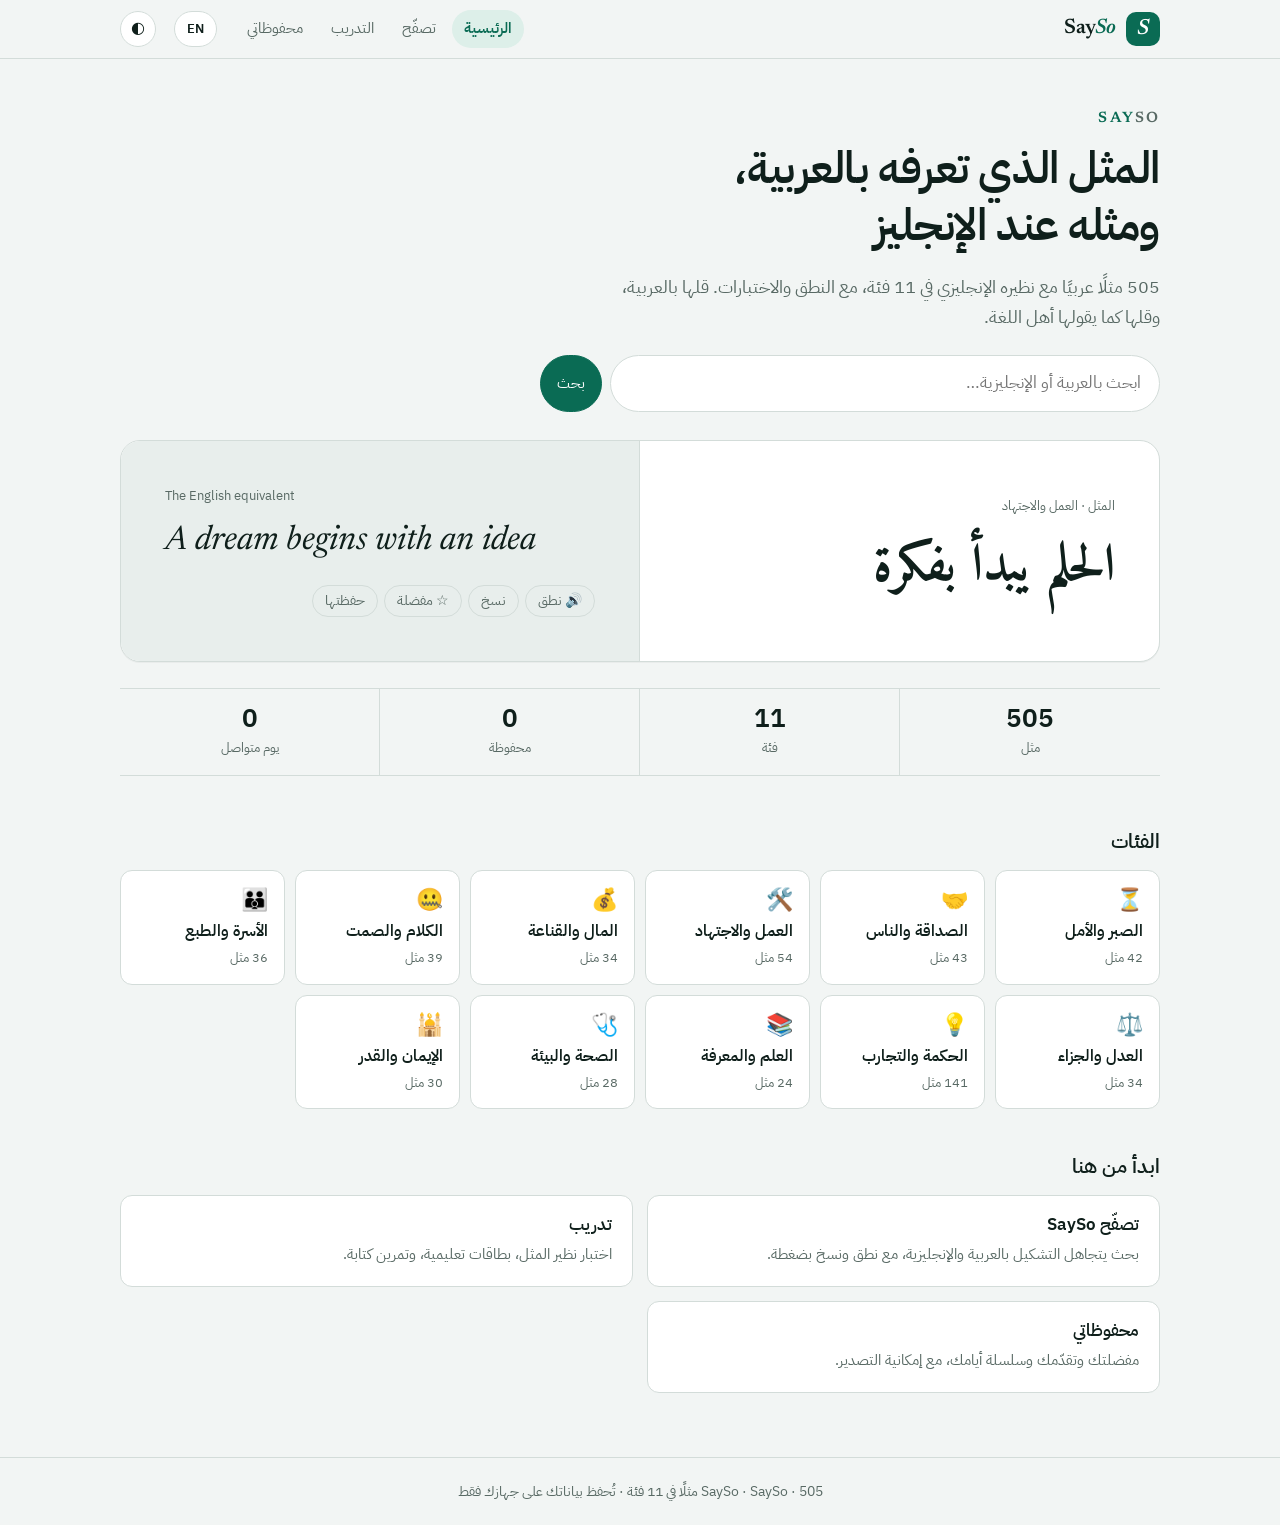
<file: index.html>
<!DOCTYPE html>
<html lang="ar" dir="rtl">
<head>
<meta charset="UTF-8">
<meta name="viewport" content="width=device-width,initial-scale=1,viewport-fit=cover">
<title data-i18n="t_home">SaySo · تعلّم الإنجليزية من العربية</title>
<link rel="preconnect" href="https://fonts.googleapis.com"><link rel="preconnect" href="https://fonts.gstatic.com" crossorigin><link href="https://fonts.googleapis.com/css2?family=Amiri:wght@400;700&family=IBM+Plex+Sans+Arabic:wght@400;500;600&family=Newsreader:ital,opsz,wght@0,6..72,400;1,6..72,400&display=swap" rel="stylesheet"><link rel="stylesheet" href="assets/css/style.css"><link rel="manifest" href="manifest.json"><link rel="icon" href="assets/icon.svg"><meta name="theme-color" content="#0A6B54">
</head>
<body>
<main>
<section class="hero">
<div class="eyebrow"><span>Say</span>So</div>
<h1 data-i18n="h1_home">المثل الذي تعرفه بالعربية،<br>ومثله عند الإنجليز</h1>
<p class="lead" id="lead"></p>
<form class="sbox" id="f" role="search"><input id="q" placeholder="ابحث بالعربية أو الإنجليزية…" data-i18n-ph="ph_search" autocomplete="off" aria-label="بحث" data-i18n-aria="search_aria"><button class="btn pri" data-i18n="btn_search">بحث</button></form>
<div id="daily"></div>
<div class="stats" id="stats"></div>
</section>
<h2 data-i18n="h_cats">الفئات</h2><div class="grid" id="cats"></div>
<h2 data-i18n="h_start">ابدأ من هنا</h2>
<div class="grid2">
<a class="card feat" href="phrases.html"><h3 data-i18n="f1_t">تصفّح SaySo</h3><p data-i18n="f1_p">بحث يتجاهل التشكيل بالعربية والإنجليزية، مع نطق ونسخ بضغطة.</p></a>
<a class="card feat" href="practice.html"><h3 data-i18n="f2_t">تدريب</h3><p data-i18n="f2_p">اختبار نظير المثل، بطاقات تعليمية، وتمرين كتابة.</p></a>
<a class="card feat" href="favorites.html"><h3 data-i18n="f3_t">محفوظاتي</h3><p data-i18n="f3_p">مفضلتك وتقدّمك وسلسلة أيامك، مع إمكانية التصدير.</p></a>
</div>
</main>
<script src="assets/js/data.js"></script>
<script src="assets/js/common.js"></script>
<script>
const {P,cats,icons,$}=App;
$("#lead").textContent=App.t("lead",P.length,cats.length);
$("#f").onsubmit=e=>{e.preventDefault();location.href="phrases.html?q="+encodeURIComponent($("#q").value)};
$("#cats").innerHTML=cats.map(c=>`<a class="cat" href="phrases.html?c=${encodeURIComponent(c)}"><i>${icons[c]||"📌"}</i><b>${App.catName(c)}</b><small>${App.t("n_proverbs",P.filter(p=>p.category===c).length)}</small></a>`).join("");
const daily=P[(Math.floor(Date.now()/864e5)*7919)%P.length];
function render(){$("#daily").innerHTML=App.spread(daily);
$("#stats").innerHTML=[[P.length,App.t("st_proverbs")],[cats.length,App.t("st_cats")],[App.learned.size,App.t("st_learned")],[App.streak(),App.t("st_streak")]].map(c=>`<div class="stat"><b>${c[0]}</b><span>${c[1]}</span></div>`).join("")}
render();document.addEventListener("app:change",render);
</script>
</body>
</html>
</file>
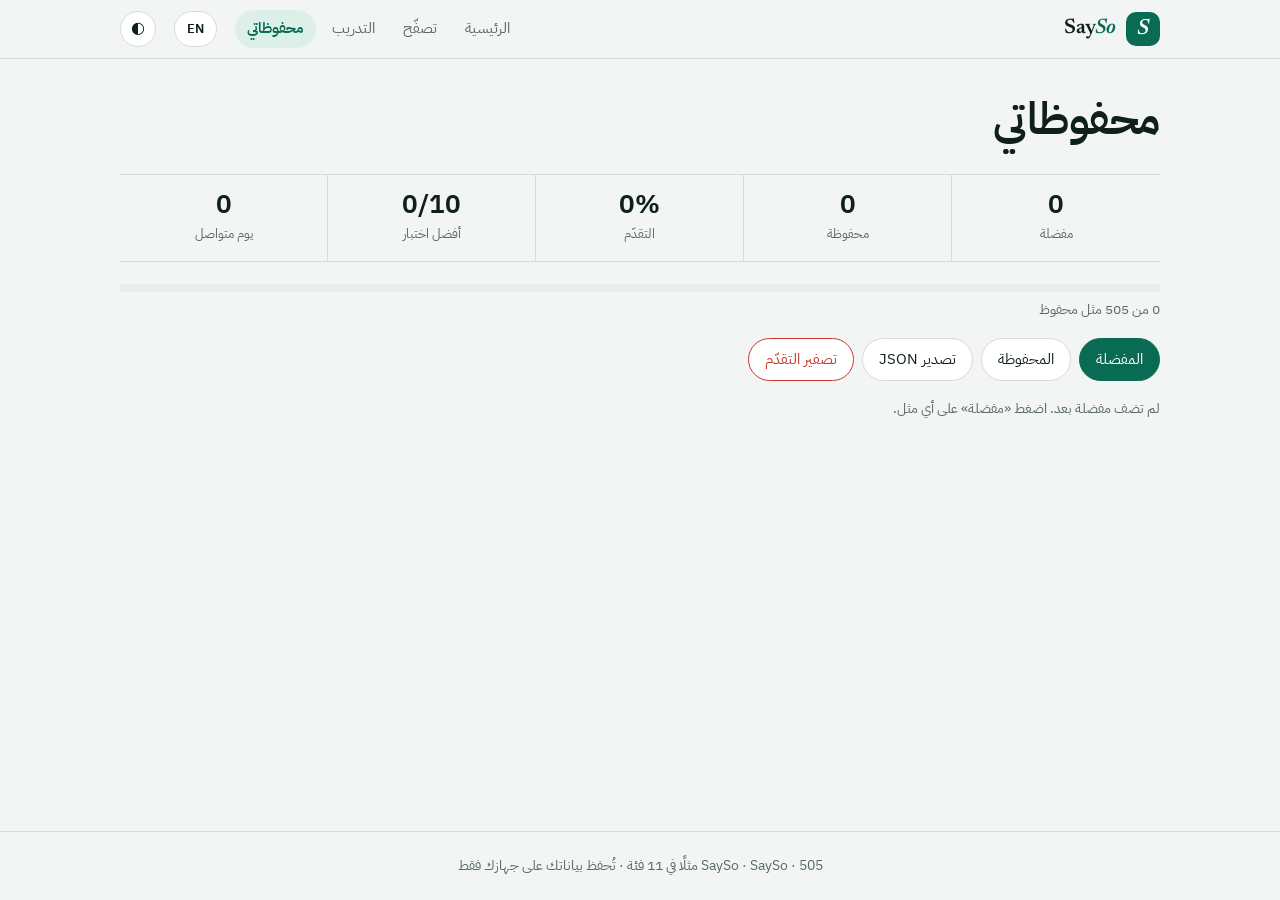
<file: favorites.html>
<!DOCTYPE html>
<html lang="ar" dir="rtl">
<head>
<meta charset="UTF-8">
<meta name="viewport" content="width=device-width,initial-scale=1,viewport-fit=cover">
<title data-i18n="t_saved">محفوظاتي · SaySo</title>
<link rel="preconnect" href="https://fonts.googleapis.com"><link rel="preconnect" href="https://fonts.gstatic.com" crossorigin><link href="https://fonts.googleapis.com/css2?family=Amiri:wght@400;700&family=IBM+Plex+Sans+Arabic:wght@400;500;600&family=Newsreader:ital,opsz,wght@0,6..72,400;1,6..72,400&display=swap" rel="stylesheet"><link rel="stylesheet" href="assets/css/style.css"><link rel="manifest" href="manifest.json"><link rel="icon" href="assets/icon.svg"><meta name="theme-color" content="#0A6B54">
</head>
<body>
<main>
<h1 data-i18n="h_saved">محفوظاتي</h1>
<div class="stats" id="chips"></div>
<div style="margin:22px 0 4px"><div class="bar"><div id="pf"></div></div><div class="muted" id="pt" style="margin-top:6px"></div></div>
<div class="tabs"><button class="btn on" data-t="fav" data-i18n="tab_fav">المفضلة</button><button class="btn" data-t="learned" data-i18n="tab_learned">المحفوظة</button><button class="btn" id="exp" data-i18n="export">تصدير JSON</button><button class="btn danger" id="rst" data-i18n="reset">تصفير التقدّم</button></div>
<div class="grid2" id="list"></div>
</main>
<script src="assets/js/data.js"></script>
<script src="assets/js/common.js"></script>
<script>
const {P,$,st}=App;let tab="fav";
const items=()=>tab==="fav"?App.fav.map(f=>P.find(p=>p.arabic===f.arabic)).filter(Boolean):P.filter(p=>App.isLearned(p.arabic));
function render(){const L=App.learned.size,pc=Math.round(L/P.length*100);
$("#chips").innerHTML=[[App.fav.length,App.t("chip_fav")],[L,App.t("chip_learned")],[pc+"%",App.t("chip_prog")],[st.get("quiz-best",0)+"/10",App.t("chip_best")],[App.streak(),App.t("chip_streak")]].map(c=>`<div class="stat"><b>${c[0]}</b><span>${c[1]}</span></div>`).join("");
$("#pf").style.width=pc+"%";$("#pt").textContent=App.t("prog_text",L,P.length);const l=items();
$("#list").innerHTML=l.map(p=>App.card(p)).join("")||`<p class="muted">${App.t(tab==="fav"?"empty_fav":"empty_learned")}</p>`}
document.querySelector(".tabs").onclick=e=>{const b=e.target.closest("[data-t]");if(!b)return;tab=b.dataset.t;document.querySelectorAll("[data-t]").forEach(x=>x.classList.toggle("on",x===b));render()};
$("#exp").onclick=()=>{const a=document.createElement("a");a.href=URL.createObjectURL(new Blob([JSON.stringify(items().map(({id,_a,_e,_all,...p})=>p),null,2)],{type:"application/json"}));a.download="my-phrases.json";a.click()};
$("#rst").onclick=()=>{if(confirm(App.t("reset_confirm"))){st.set("learned-phrases",[]);st.set("quiz-best",0);location.reload()}};
document.addEventListener("app:change",render);render();
</script>
</body>
</html>
</file>
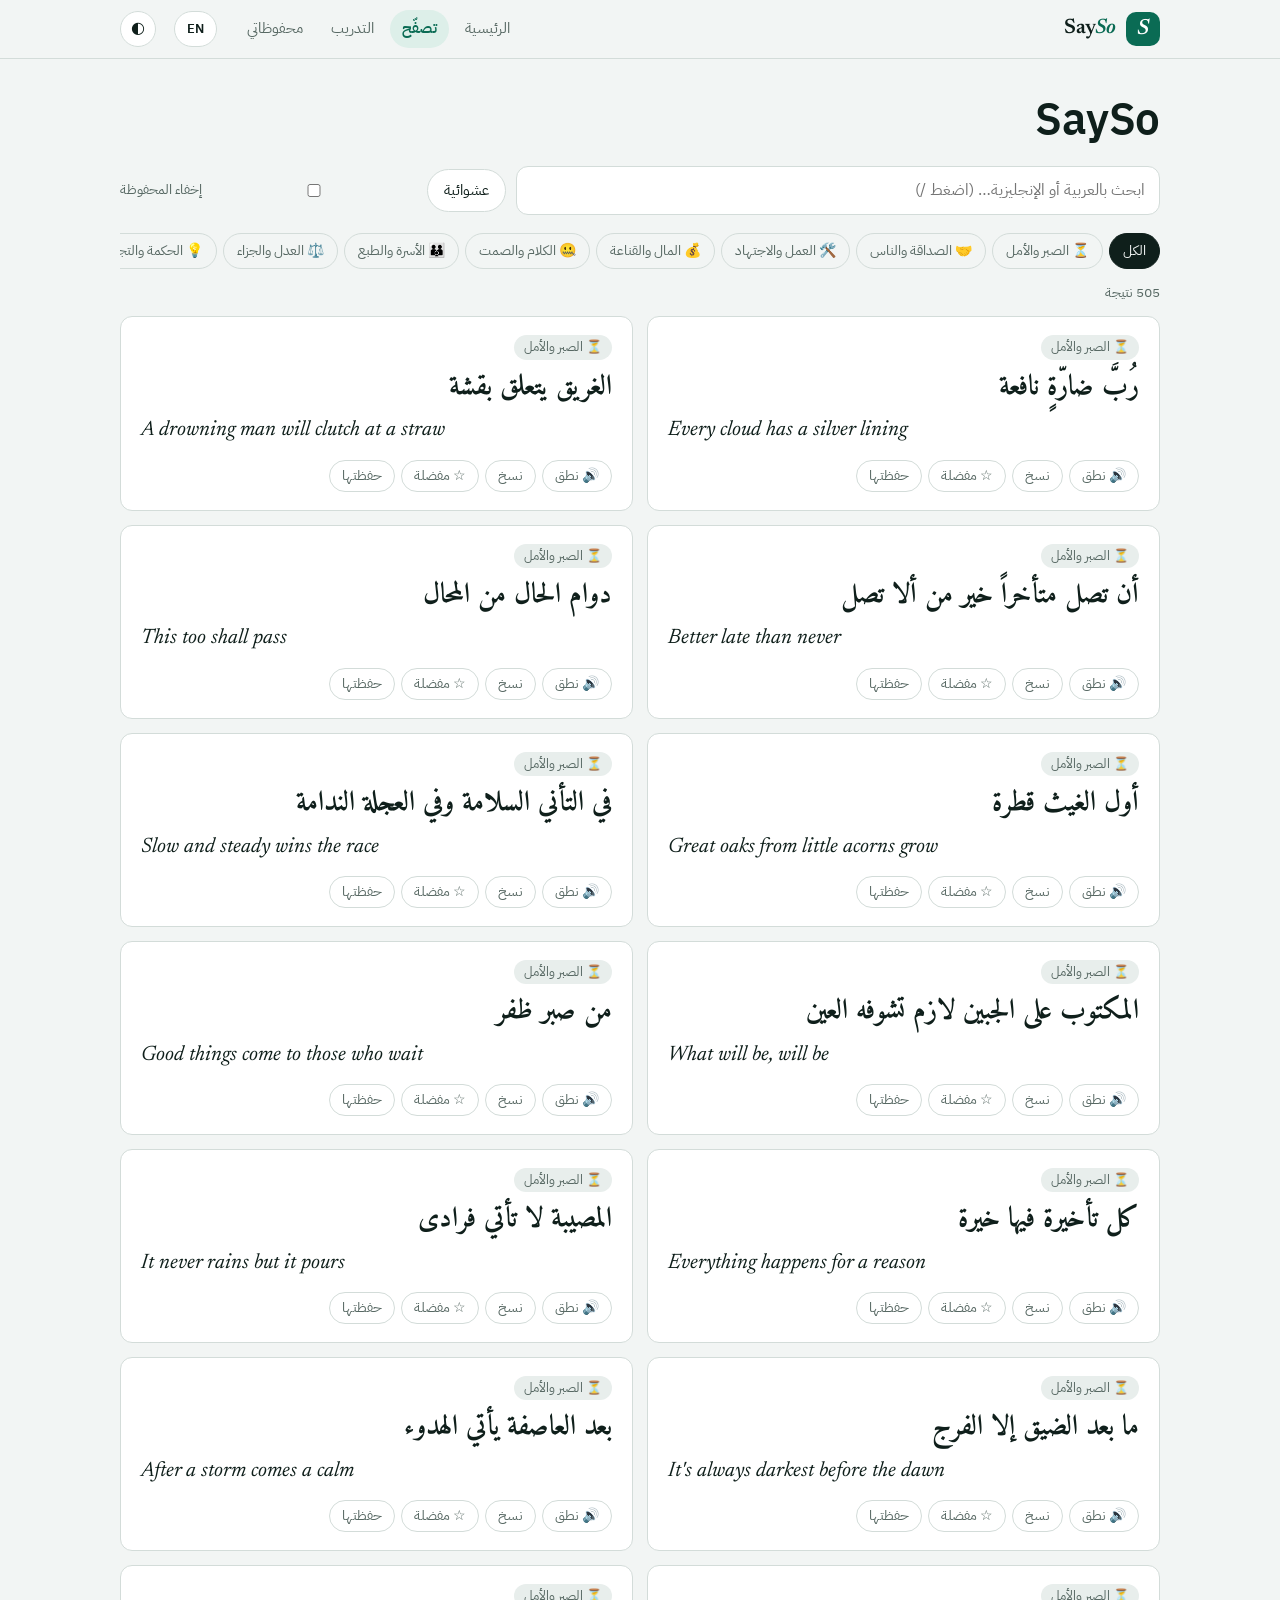
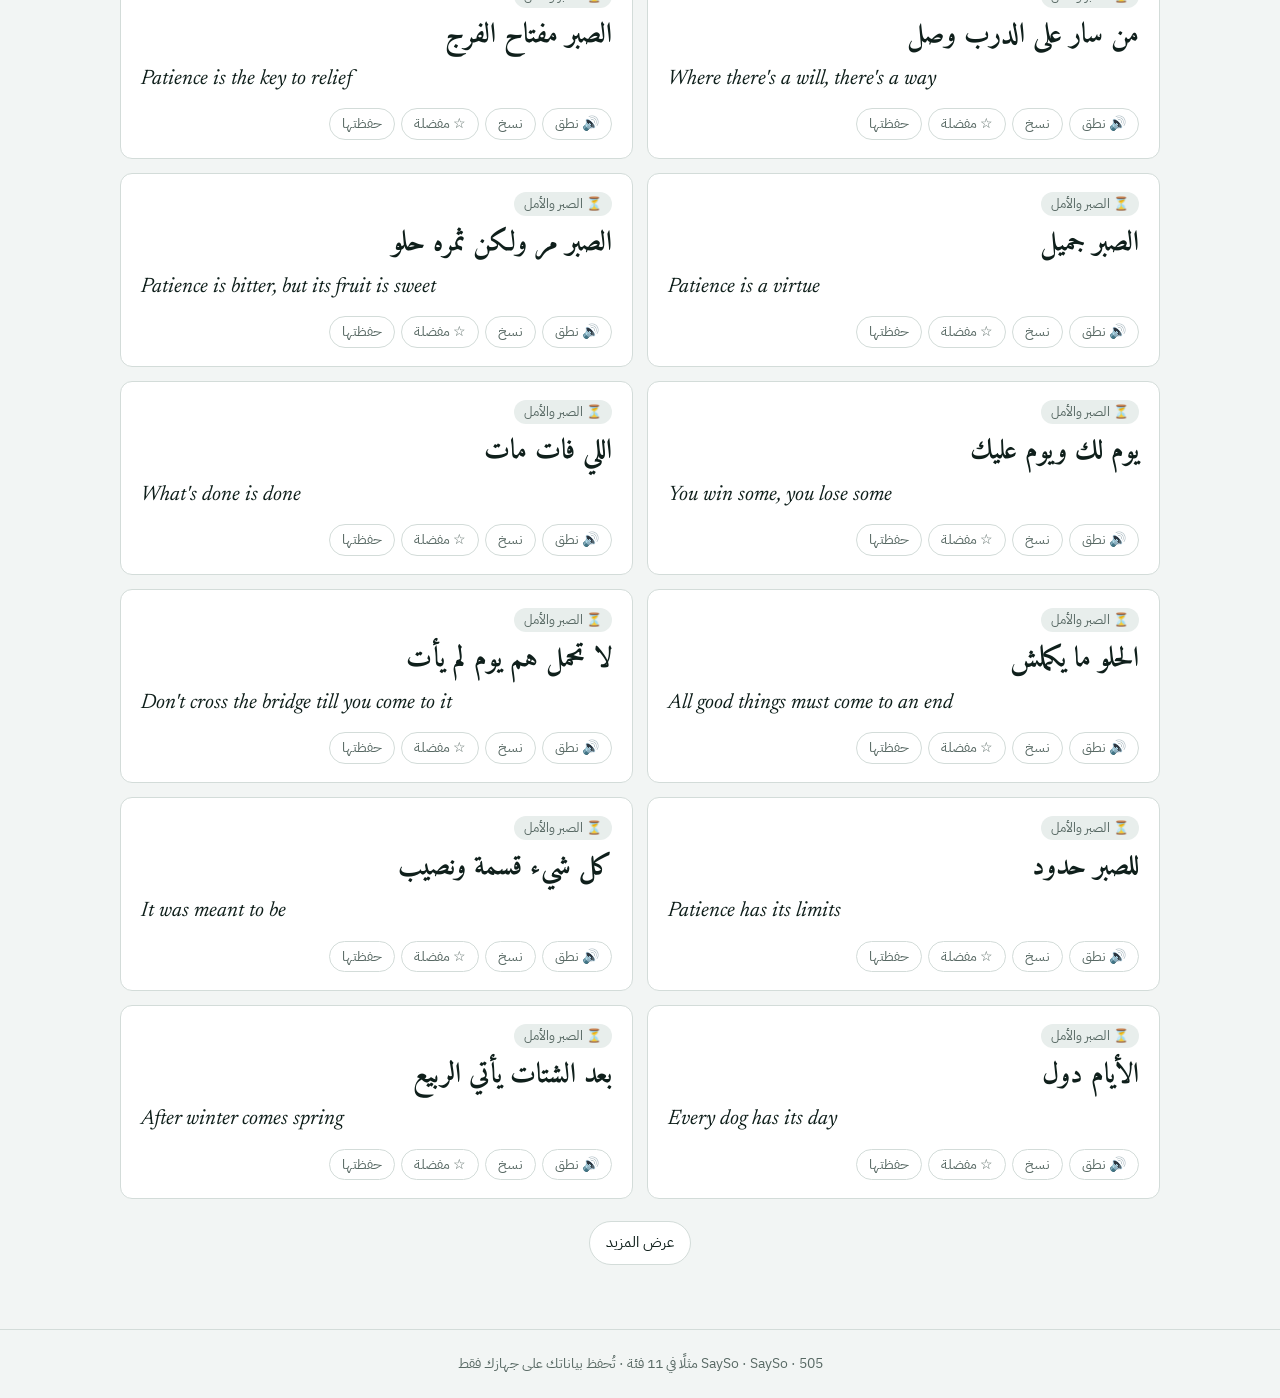
<file: phrases.html>
<!DOCTYPE html>
<html lang="ar" dir="rtl">
<head>
<meta charset="UTF-8">
<meta name="viewport" content="width=device-width,initial-scale=1,viewport-fit=cover">
<title data-i18n="t_browse">تصفّح · SaySo</title>
<link rel="preconnect" href="https://fonts.googleapis.com"><link rel="preconnect" href="https://fonts.gstatic.com" crossorigin><link href="https://fonts.googleapis.com/css2?family=Amiri:wght@400;700&family=IBM+Plex+Sans+Arabic:wght@400;500;600&family=Newsreader:ital,opsz,wght@0,6..72,400;1,6..72,400&display=swap" rel="stylesheet"><link rel="stylesheet" href="assets/css/style.css"><link rel="manifest" href="manifest.json"><link rel="icon" href="assets/icon.svg"><meta name="theme-color" content="#0A6B54">
</head>
<body>
<main>
<h1>SaySo</h1>
<div class="bar-row"><input id="q" placeholder="ابحث بالعربية أو الإنجليزية… (اضغط /)" data-i18n-ph="ph_browse" autocomplete="off" aria-label="بحث" data-i18n-aria="search_aria"><button class="btn" id="rnd" data-i18n="rnd">عشوائية</button><label class="muted"><input type="checkbox" id="hide"> <span data-i18n="hide">إخفاء المحفوظة</span></label></div>
<div class="pills" id="pills"></div><div class="muted" id="cnt" aria-live="polite"></div><div class="grid2" id="list" style="margin-top:12px"></div>
<div class="center" style="margin-top:22px"><button class="btn" id="more" data-i18n="more">عرض المزيد</button></div>
</main>
<script src="assets/js/data.js"></script>
<script src="assets/js/common.js"></script>
<script>
const {P,$,cats,icons}=App;const U=new URLSearchParams(location.search);let cat=cats.includes(U.get("c"))?U.get("c"):"الكل",n=24,res=[],t;$("#q").value=U.get("q")||"";
$("#pills").innerHTML=["الكل",...cats].map(c=>`<button data-c="${c}">${icons[c]||""} ${App.catName(c)}</button>`).join("");
function run(reset){if(reset)n=24;const q=$("#q").value.trim();res=App.search(q,cat);if($("#hide").checked)res=res.filter(p=>!App.isLearned(p.arabic));
document.querySelectorAll("#pills button").forEach(b=>b.classList.toggle("on",b.dataset.c===cat));
$("#cnt").textContent=App.t("results",res.length);$("#list").innerHTML=res.slice(0,n).map(p=>App.card(p,q)).join("")||"<p class=muted>"+App.t("no_results")+"</p>";$("#more").hidden=res.length<=n;
try{const s=new URLSearchParams();if(q)s.set("q",q);if(cat!=="الكل")s.set("c",cat);history.replaceState(null,"",s.toString()?"?"+s:location.pathname)}catch(e){}}
$("#q").oninput=()=>{clearTimeout(t);t=setTimeout(()=>run(1),200)};$("#hide").onchange=()=>run(1);$("#more").onclick=()=>{n+=24;run()};
$("#pills").onclick=e=>{const b=e.target.closest("button");if(b){cat=b.dataset.c;run(1)}};
$("#rnd").onclick=()=>{const l=App.search("",cat);const p=l[Math.floor(Math.random()*l.length)];$("#q").value="";$("#cnt").textContent=App.t("rnd_label");$("#list").innerHTML=App.card(p);$("#more").hidden=true};
document.addEventListener("app:change",()=>{if($("#cnt").textContent!==App.t("rnd_label"))run()});
document.addEventListener("keydown",e=>{if(e.key==="/"&&document.activeElement!==$("#q")){e.preventDefault();$("#q").focus()}});run(1);
</script>
</body>
</html>
</file>
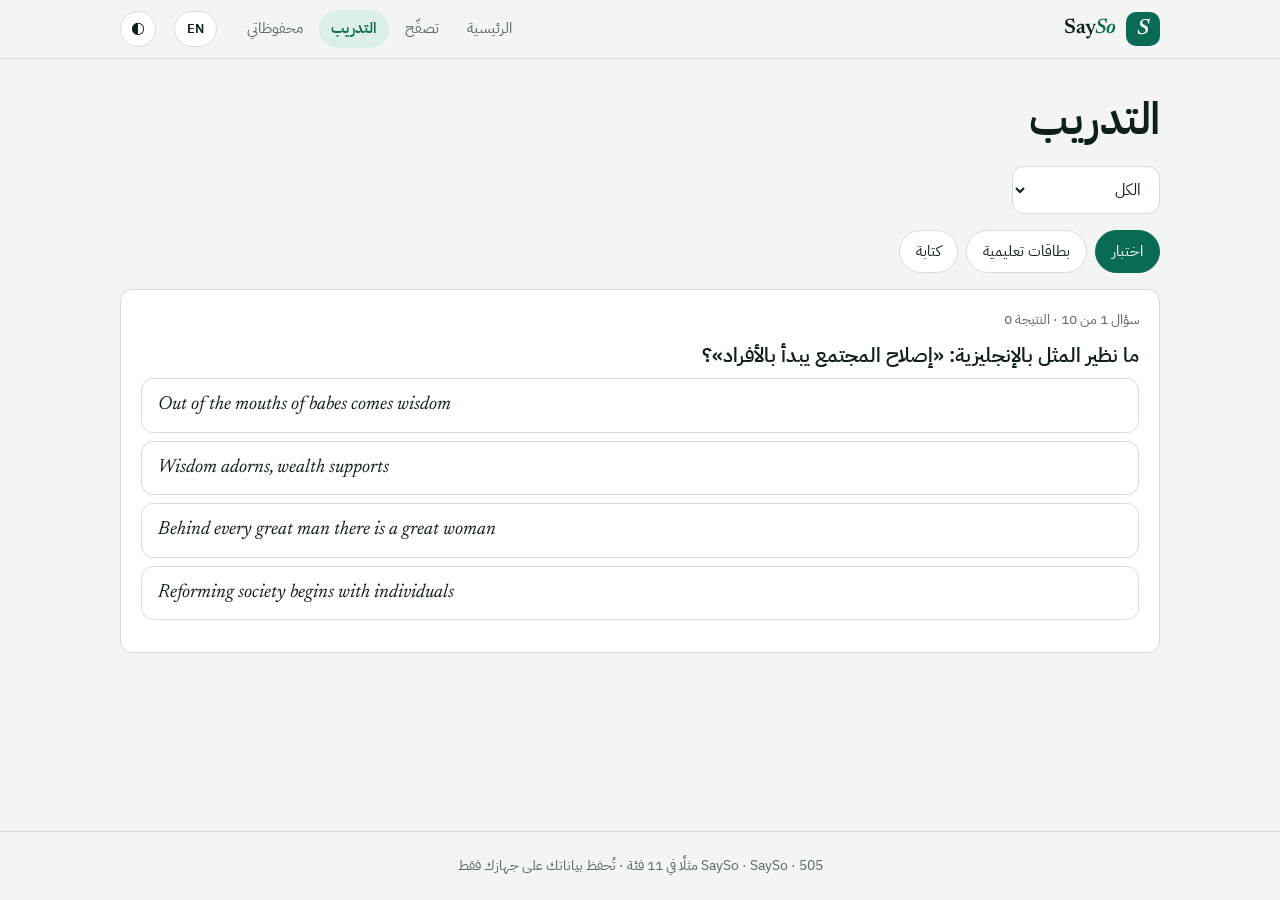
<file: practice.html>
<!DOCTYPE html>
<html lang="ar" dir="rtl">
<head>
<meta charset="UTF-8">
<meta name="viewport" content="width=device-width,initial-scale=1,viewport-fit=cover">
<title data-i18n="t_practice">التدريب · SaySo</title>
<link rel="preconnect" href="https://fonts.googleapis.com"><link rel="preconnect" href="https://fonts.gstatic.com" crossorigin><link href="https://fonts.googleapis.com/css2?family=Amiri:wght@400;700&family=IBM+Plex+Sans+Arabic:wght@400;500;600&family=Newsreader:ital,opsz,wght@0,6..72,400;1,6..72,400&display=swap" rel="stylesheet"><link rel="stylesheet" href="assets/css/style.css"><link rel="manifest" href="manifest.json"><link rel="icon" href="assets/icon.svg"><meta name="theme-color" content="#0A6B54">
</head>
<body>
<main>
<h1 data-i18n="h_practice">التدريب</h1>
<div class="bar-row"><select id="cat" aria-label="الفئة" data-i18n-aria="cat_aria"></select></div>
<div class="tabs"><button class="btn on" data-m="quiz" data-i18n="tab_quiz">اختبار</button><button class="btn" data-m="flash" data-i18n="tab_flash">بطاقات تعليمية</button><button class="btn" data-m="type" data-i18n="tab_type">كتابة</button></div>
<div class="card" id="box" aria-live="polite"></div>
</main>
<script src="assets/js/data.js"></script>
<script src="assets/js/common.js"></script>
<script>
const {P,$,shuffle,esc,st}=App;let mode="quiz",Q,F,T;$("#cat").innerHTML=["الكل",...App.cats].map(c=>`<option value="${c}">${App.catName(c)}</option>`).join("");
const pool=()=>P.filter(p=>$("#cat").value==="الكل"||p.category===$("#cat").value);
function startQuiz(){const pl=pool();const a=shuffle(pl.filter(p=>!App.isLearned(p.arabic))).concat(shuffle(pl.filter(p=>App.isLearned(p.arabic)))).slice(0,10);
const qs=a.map(p=>({p,o:shuffle([p,...shuffle(P.filter(x=>x.category===p.category&&x.english!==p.english)).concat(shuffle(P.filter(x=>x.english!==p.english))).filter((x,i,r)=>r.findIndex(y=>y.english===x.english)===i).slice(0,3)])}));Q={qs,i:0,s:0,a:0};rq()}
function rq(){const b=$("#box");if(Q.i>=Q.qs.length){const best=Math.max(st.get("quiz-best",0),Q.s);st.set("quiz-best",best);b.innerHTML=`<div class="center"><h2> ${Q.s} / ${Q.qs.length}</h2><p class="muted">${App.t("best",best)}</p><br><button class="btn pri" id="again">${App.t("new_quiz")}</button></div>`;$("#again").onclick=startQuiz;return}
const q=Q.qs[Q.i];b.innerHTML=`<div class="muted">${App.t("q_prog",Q.i+1,Q.qs.length,Q.s)}</div><h2 style="margin:10px 0">${App.t("q_text",`<bdi lang="ar" dir="rtl">${esc(q.p.arabic)}</bdi>`)}</h2>`+q.o.map((o,k)=>`<button class="opt" data-k="${k}">${esc(o.english)}</button>`).join("")+`<div id="fb" style="margin-top:14px"></div>`;Q.a=0}
function pick(k){if(Q.a)return;Q.a=1;const q=Q.qs[Q.i],ok=q.o[k]===q.p;document.querySelectorAll(".opt").forEach((b,i)=>{b.disabled=true;if(q.o[i]===q.p)b.classList.add("good");else if(i===k)b.classList.add("bad")});if(ok)Q.s++;App.setLearned(q.p,ok);App.speak(q.p.english);
$("#fb").innerHTML=`${App.t(ok?"ok":"wrong")} — <b dir="ltr">${esc(q.p.english)}</b><br><br><button class="btn pri" id="nx">${App.t(Q.i+1<Q.qs.length?"next":"result")}</button>`;$("#nx").onclick=()=>{Q.i++;rq()}}
function startFlash(){F={d:shuffle(pool()),i:0,f:0};rf()}
function rf(){const b=$("#box");if(F.i>=F.d.length){b.innerHTML=`<div class="center"><h2>${App.t("flash_done")}</h2><br><button class="btn pri" id="again">${App.t("again")}</button></div>`;$("#again").onclick=startFlash;return}
const p=F.d[F.i];b.innerHTML=`<div class="muted">${App.t("f_prog",F.i+1,F.d.length)}</div><div class="flash" id="fl" tabindex="0">${F.f?`<div class="en">${esc(p.english)}</div>`:`<span lang="ar" dir="rtl">${esc(p.arabic)}</span>`}</div><div class="acts"><button id="kn">${App.t("knew")}</button><button id="rv">${App.t("review")}</button><button id="sp">${App.t("speak")}</button></div>`;
$("#fl").onclick=()=>{F.f=!F.f;if(F.f)App.speak(p.english);rf()};$("#sp").onclick=()=>App.speak(p.english);$("#kn").onclick=()=>{App.setLearned(p,true);F.i++;F.f=0;rf()};$("#rv").onclick=()=>{App.setLearned(p,false);F.i++;F.f=0;rf()}}
function lev(a,b){const m=[];for(let i=0;i<=a.length;i++)m[i]=[i];for(let j=1;j<=b.length;j++)m[0][j]=j;for(let i=1;i<=a.length;i++)for(let j=1;j<=b.length;j++)m[i][j]=Math.min(m[i-1][j]+1,m[i][j-1]+1,m[i-1][j-1]+(a[i-1]===b[j-1]?0:1));return m[a.length][b.length]}
function startType(){T={d:shuffle(pool()).slice(0,10),i:0,s:0,a:0};rt()}
function rt(){const b=$("#box");if(T.i>=T.d.length){b.innerHTML=`<div class="center"><h2> ${T.s} / ${T.d.length}</h2><br><button class="btn pri" id="again">${App.t("again")}</button></div>`;$("#again").onclick=startType;return}
const p=T.d[T.i];b.innerHTML=`<div class="muted">${App.t("t_prog",T.i+1,T.d.length,T.s)}</div><h2 style="margin:10px 0">${App.t("t_text",`<bdi lang="ar" dir="rtl">${esc(p.arabic)}</bdi>`)}</h2><div class="sbox" style="margin:14px 0"><input id="ti" dir="ltr" autocomplete="off" placeholder="English..."><button class="btn pri" id="ck">${App.t("check")}</button></div><div id="fb"></div>`;const ti=$("#ti");ti.focus();
const check=()=>{if(T.a)return;T.a=1;const u=App.norm(ti.value),c=App.norm(p.english),ok=u===c||(c.length>6&&lev(u,c)<=2);if(ok)T.s++;App.setLearned(p,ok);App.speak(p.english);$("#fb").innerHTML=`${App.t(ok?"ok":"ans")}: <b dir="ltr">${esc(p.english)}</b><br><br><button class="btn pri" id="nx">${App.t(T.i+1<T.d.length?"next":"result")}</button>`;$("#nx").onclick=()=>{T.i++;T.a=0;rt()};$("#nx").focus()};
$("#ck").onclick=check;ti.onkeydown=e=>{if(e.key==="Enter")check()}}
const go=()=>mode==="quiz"?startQuiz():mode==="flash"?startFlash():startType();
document.querySelector(".tabs").onclick=e=>{const b=e.target.closest("button");if(!b)return;mode=b.dataset.m;document.querySelectorAll(".tabs .btn").forEach(x=>x.classList.toggle("on",x===b));go()};
$("#cat").onchange=go;$("#box").addEventListener("click",e=>{const b=e.target.closest(".opt");if(b&&mode==="quiz")pick(+b.dataset.k)});
document.addEventListener("keydown",e=>{if(mode==="quiz"&&Q&&/^[1-4]$/.test(e.key)&&document.querySelectorAll(".opt")[+e.key-1])pick(+e.key-1)});go();
</script>
</body>
</html>
</file>
<file: assets/css/style.css>
/* ===== Tokens ===== */
:root{
  --bg:#F2F5F4; --surface:#FFFFFF; --sunk:#E8EEEC; --ink:#0F1F1B; --muted:#586964; --line:#D3DCD9;
  --brand:#0A6B54; --brand-ink:#FFFFFF; --brand-soft:#DDEFE9; --accent:#C8372D; --good:#0A6B54; --bad:#C8372D; --gold:#9A6A12;
  --f-ui:"IBM Plex Sans Arabic","Segoe UI",Tahoma,sans-serif;
  --f-ar:"Amiri","Traditional Arabic",serif;
  --f-en:"Newsreader",Georgia,"Times New Roman",serif;
  --r-s:6px; --r-m:12px; --r-l:20px;
  --shadow:0 1px 0 rgba(15,31,27,.04);
  color-scheme:light;
}
@media (prefers-color-scheme:dark){:root:not([data-theme="light"]){
  --bg:#0C1513; --surface:#121E1B; --sunk:#0A110F; --ink:#E8F0ED; --muted:#93A59F; --line:#243430;
  --brand:#3FC9A1; --brand-ink:#06221A; --brand-soft:#133229; --accent:#FF7A6B; --good:#3FC9A1; --bad:#FF7A6B; --gold:#E4B24C; color-scheme:dark}}
:root[data-theme="dark"]{
  --bg:#0C1513; --surface:#121E1B; --sunk:#0A110F; --ink:#E8F0ED; --muted:#93A59F; --line:#243430;
  --brand:#3FC9A1; --brand-ink:#06221A; --brand-soft:#133229; --accent:#FF7A6B; --good:#3FC9A1; --bad:#FF7A6B; --gold:#E4B24C; color-scheme:dark}

/* ===== Base ===== */
*{box-sizing:border-box}
html{scroll-behavior:smooth;-webkit-text-size-adjust:100%}
body{margin:0;background:var(--bg);color:var(--ink);font:400 16px/1.7 var(--f-ui);min-height:100vh;display:flex;flex-direction:column}
main{width:100%;max-width:1080px;margin:0 auto;padding:32px 20px 64px;flex:1}
h1,h2,h3{line-height:1.3;margin:0;font-weight:600}
h1{font-size:clamp(28px,5vw,44px);font-weight:600;letter-spacing:-.01em;margin-bottom:18px}
h2{font-size:20px;margin:44px 0 16px}
p{margin:0}
a{color:inherit}
button,input,select{font:inherit;color:inherit}
:focus-visible{outline:2px solid var(--brand);outline-offset:2px;border-radius:var(--r-s)}
.muted{color:var(--muted);font-size:14px}
.center{text-align:center}
.grad{color:var(--brand)}
[hidden]{display:none!important}

/* ===== Header / footer ===== */
.top{position:sticky;top:0;z-index:20;background:color-mix(in srgb,var(--bg) 88%,transparent);backdrop-filter:blur(10px);border-bottom:1px solid var(--line)}
.top-in{max-width:1080px;margin:0 auto;padding:10px 20px;display:flex;align-items:center;gap:18px}
.brand{display:flex;align-items:center;gap:10px;font-weight:600;text-decoration:none;font-size:17px}
.brand i{width:34px;height:34px;border-radius:10px;background:var(--brand);color:var(--brand-ink);display:grid;place-items:center;font:italic 600 22px/1 var(--f-en)}
.wm{font:600 21px/1 var(--f-en);letter-spacing:-.01em}
.wm b{color:var(--brand);font-weight:600;font-style:italic}
.eyebrow{font:600 15px/1 var(--f-en);letter-spacing:.14em;text-transform:uppercase;color:var(--muted);margin-bottom:14px}
.eyebrow span{color:var(--brand)}
.nav{display:flex;gap:4px;margin-inline-start:auto}
.nav a{padding:6px 12px;border-radius:999px;text-decoration:none;font-size:15px;color:var(--muted)}
.nav a:hover{color:var(--ink);background:var(--sunk)}
.nav a[aria-current="page"]{background:var(--brand-soft);color:var(--brand);font-weight:600}
.icon-btn{border:1px solid var(--line);background:var(--surface);border-radius:999px;width:36px;height:36px;cursor:pointer}
.lang-btn{width:auto;padding:0 12px;font:600 13px/1 var(--f-ui)}
html[dir=ltr] .ar{text-align:left}
.foot{border-top:1px solid var(--line);padding:22px 20px;text-align:center;color:var(--muted);font-size:14px}
@media(max-width:640px){.top-in{flex-wrap:wrap;gap:8px}.nav{order:3;width:100%;margin:0;overflow-x:auto}.brand .wm{display:inline}.lang-btn{margin-inline-start:auto}}

/* ===== Controls ===== */
.btn{border:1px solid var(--line);background:var(--surface);padding:8px 16px;border-radius:999px;cursor:pointer;font-size:15px;transition:background .15s,border-color .15s}
.btn:hover{border-color:var(--brand)}
.btn.on,.btn.pri{background:var(--brand);border-color:var(--brand);color:var(--brand-ink)}
.btn.danger{border-color:var(--bad);color:var(--bad)}
input[type=text],input:not([type]),select{background:var(--surface);border:1px solid var(--line);border-radius:var(--r-m);padding:10px 14px;min-width:0}
input:focus,select:focus{border-color:var(--brand);outline:none;box-shadow:0 0 0 3px var(--brand-soft)}
.sbox{display:flex;gap:8px;max-width:620px}
.sbox input{flex:1;font-size:17px;padding:13px 18px;border-radius:999px}
.bar-row{display:flex;gap:10px;flex-wrap:wrap;align-items:center;margin-bottom:14px}
.bar-row input{flex:1;min-width:200px}
.bar-row label{display:flex;gap:8px;align-items:center}
.tabs{display:flex;gap:8px;flex-wrap:wrap;margin:16px 0}
.pills{display:flex;gap:6px;overflow-x:auto;padding:4px 0 12px;scrollbar-width:thin}
.pills button{flex:none;border:1px solid var(--line);background:transparent;border-radius:999px;padding:5px 13px;cursor:pointer;font-size:14px;color:var(--muted)}
.pills button:hover{color:var(--ink);border-color:var(--ink)}
.pills button.on{background:var(--ink);border-color:var(--ink);color:var(--bg)}

/* ===== Hero + spread ===== */
.hero{padding:20px 0 8px}
.hero p.lead{color:var(--muted);font-size:18px;max-width:560px;margin-bottom:22px}
.stats{display:flex;flex-wrap:wrap;gap:0;margin:26px 0 0;border-block:1px solid var(--line)}
.stat{flex:1 1 120px;padding:14px 4px;text-align:center}
.stat+.stat{border-inline-start:1px solid var(--line)}
.stat b{display:block;font:600 26px/1.2 var(--f-ui);font-variant-numeric:tabular-nums}
.stat span{color:var(--muted);font-size:13px}
.spread{display:grid;grid-template-columns:1fr 1fr;background:var(--surface);border:1px solid var(--line);border-radius:var(--r-l);overflow:hidden;margin-top:28px;box-shadow:var(--shadow)}
.spread>div{padding:clamp(22px,4vw,44px);display:flex;flex-direction:column;justify-content:center;gap:12px}
.spread .ar{font-size:clamp(30px,5vw,52px);line-height:1.5}
.spread .en{font-size:clamp(22px,3.4vw,34px);line-height:1.35}
.spread .side-en{border-inline-start:1px solid var(--line);background:var(--sunk)}
.spread .label{color:var(--muted);font-size:13px}
@media(max-width:700px){.spread{grid-template-columns:1fr}.spread .side-en{border-inline-start:0;border-top:1px solid var(--line)}}

/* ===== Grids ===== */
.grid{display:grid;grid-template-columns:repeat(auto-fill,minmax(150px,1fr));gap:10px}
.grid2{display:grid;grid-template-columns:repeat(auto-fill,minmax(min(100%,420px),1fr));gap:14px}
.cat{display:flex;flex-direction:column;gap:2px;padding:14px 16px;border:1px solid var(--line);border-radius:var(--r-m);background:var(--surface);text-decoration:none;transition:border-color .15s,transform .15s}
.cat:hover{border-color:var(--brand)}
.cat i{font-style:normal;font-size:22px;line-height:1.4}
.cat b{font-weight:600}
.cat small{color:var(--muted)}
.feat{display:block;text-decoration:none;padding:20px}
.feat h3{font-size:17px;margin-bottom:6px}
.feat p{color:var(--muted);font-size:15px}

/* ===== Phrase entry ===== */
.card{background:var(--surface);border:1px solid var(--line);border-radius:var(--r-m);padding:18px 20px}
.entry{display:flex;flex-direction:column;gap:6px;position:relative}
.entry.learned{border-inline-start:4px solid var(--brand)}
.tag{align-self:flex-start;font-size:13px;color:var(--muted);background:var(--sunk);border-radius:999px;padding:1px 10px}
.ar{font:700 28px/1.6 var(--f-ar);margin:0}
.en{font:italic 400 21px/1.4 var(--f-en);direction:ltr;text-align:left;margin:0}
.mn{color:var(--muted);font-size:14px}
mark{background:var(--brand-soft);color:inherit;border-radius:3px;padding:0 2px}
.acts{display:flex;gap:6px;flex-wrap:wrap;margin-top:8px}
.acts button{border:1px solid var(--line);background:transparent;border-radius:999px;padding:3px 12px;font-size:14px;cursor:pointer;color:var(--muted)}
.acts button:hover{color:var(--ink);border-color:var(--ink)}
.acts button[aria-pressed=true]{color:var(--brand);border-color:var(--brand);background:var(--brand-soft)}

/* ===== Progress + practice ===== */
.bar{height:8px;background:var(--sunk);border-radius:99px;overflow:hidden}
.bar>div{height:100%;width:0;background:var(--brand);border-radius:99px;transition:width .5s}
.opt{display:block;width:100%;text-align:left;direction:ltr;margin:8px 0;padding:13px 16px;border:1px solid var(--line);border-radius:var(--r-m);background:var(--surface);cursor:pointer;font:italic 400 19px/1.4 var(--f-en)}
.opt:hover:not(:disabled){border-color:var(--brand)}
.opt.good{border-color:var(--good);background:var(--brand-soft)}
.opt.bad{border-color:var(--bad);background:color-mix(in srgb,var(--bad) 12%,transparent)}
.opt:disabled{cursor:default;color:inherit}
.flash{min-height:200px;display:grid;place-items:center;text-align:center;border:1px dashed var(--line);border-radius:var(--r-l);margin:14px 0;padding:24px;cursor:pointer;font:700 40px/1.5 var(--f-ar)}
.flash .en{font-size:28px;text-align:center}
.flash .mn{margin-top:8px;font:400 15px var(--f-ui)}
.flash:hover{border-color:var(--brand)}

/* ===== Toast ===== */
.toast{position:fixed;inset-inline:0;bottom:24px;margin:auto;width:max-content;max-width:90vw;background:var(--ink);color:var(--bg);padding:8px 18px;border-radius:999px;font-size:14px;opacity:0;transform:translateY(8px);transition:.2s;pointer-events:none;z-index:50}
.toast.show{opacity:1;transform:none}
@media(prefers-reduced-motion:reduce){*{transition:none!important;scroll-behavior:auto!important}}

/* ===== Mobile ===== */
html{-webkit-tap-highlight-color:transparent}
button,.btn,.cat,.opt,.flash{touch-action:manipulation}
body{overflow-x:hidden}
@media(max-width:640px){
  main{padding:18px 14px 32px}
  h1{font-size:27px;margin-bottom:14px}
  h2{font-size:18px;margin:30px 0 12px}
  input,select{font-size:16px}
  /* header: compact, with the nav turned into a bottom tab bar */
  .top{backdrop-filter:none;background:var(--bg)}
  .top-in{flex-wrap:nowrap;gap:8px;padding:8px 14px;padding-top:calc(8px + env(safe-area-inset-top))}
  .brand{margin-inline-end:auto}
  .lang-btn,.icon-btn{margin-inline-start:0;height:40px;min-width:40px}
  .icon-btn{width:40px}.lang-btn{width:auto}
  .nav{position:fixed;inset-inline:0;bottom:0;order:0;width:auto;margin:0;overflow:visible;z-index:30;display:grid;grid-template-columns:repeat(4,1fr);gap:2px;
    background:var(--surface);border-top:1px solid var(--line);padding:6px 8px calc(6px + env(safe-area-inset-bottom))}
  .nav a{display:flex;align-items:center;justify-content:center;text-align:center;min-height:46px;padding:6px 2px;font-size:13px;line-height:1.3;border-radius:12px}
  .foot{padding-bottom:calc(84px + env(safe-area-inset-bottom))}
  .toast{bottom:calc(84px + env(safe-area-inset-bottom))}
  /* controls */
  .btn{min-height:44px}
  .tabs .btn{flex:1 1 auto}
  .sbox input{font-size:16px;padding:12px 16px}
  .bar-row input{flex:1 1 100%}
  .pills{margin-inline:-14px;padding-inline:14px;-webkit-overflow-scrolling:touch}
  .pills button{min-height:36px;padding:5px 14px}
  .acts button{min-height:40px;padding:6px 14px}
  /* content */
  .hero{padding-top:8px}
  .hero p.lead{font-size:16px;margin-bottom:18px}
  .stats{display:grid;grid-template-columns:repeat(2,1fr);gap:8px;border-block:0;margin-top:20px}
  .stats .stat,.stats .stat+.stat{border:1px solid var(--line);border-radius:12px;background:var(--surface);padding:12px 4px}
  .stat:last-child:nth-child(odd){grid-column:1/-1}
  .stat b{font-size:22px}
  .spread{margin-top:20px}
  .spread>div{padding:20px}
  .spread .ar{font-size:30px}.spread .en{font-size:22px}
  .grid{grid-template-columns:repeat(2,1fr)}
  .card{padding:16px}
  .ar{font-size:25px}.en{font-size:19px}
  .opt{font-size:17px;padding:14px}
  .flash{min-height:180px;padding:18px;font-size:32px}
  .flash .en{font-size:24px}
}
@media(max-width:360px){.brand .wm{font-size:18px}.nav a{font-size:12px}.ar{font-size:23px}}
</file>
